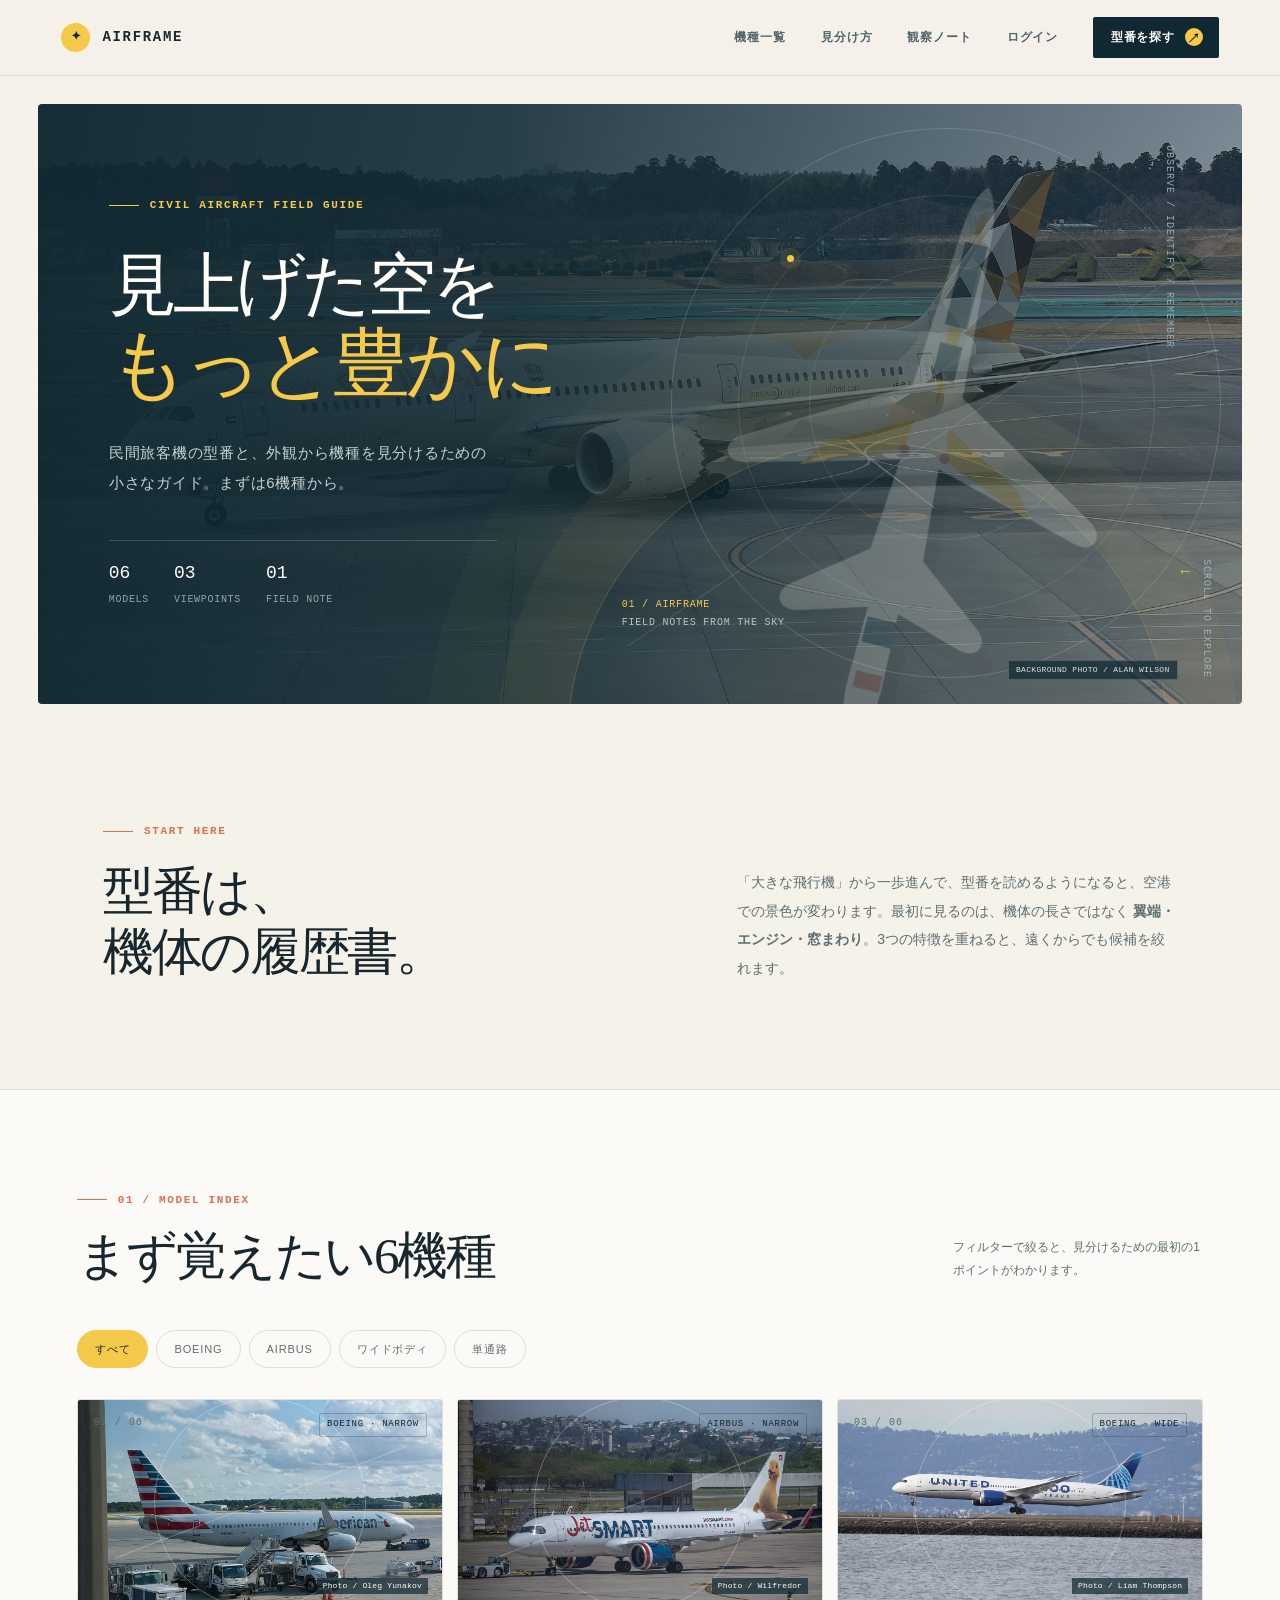
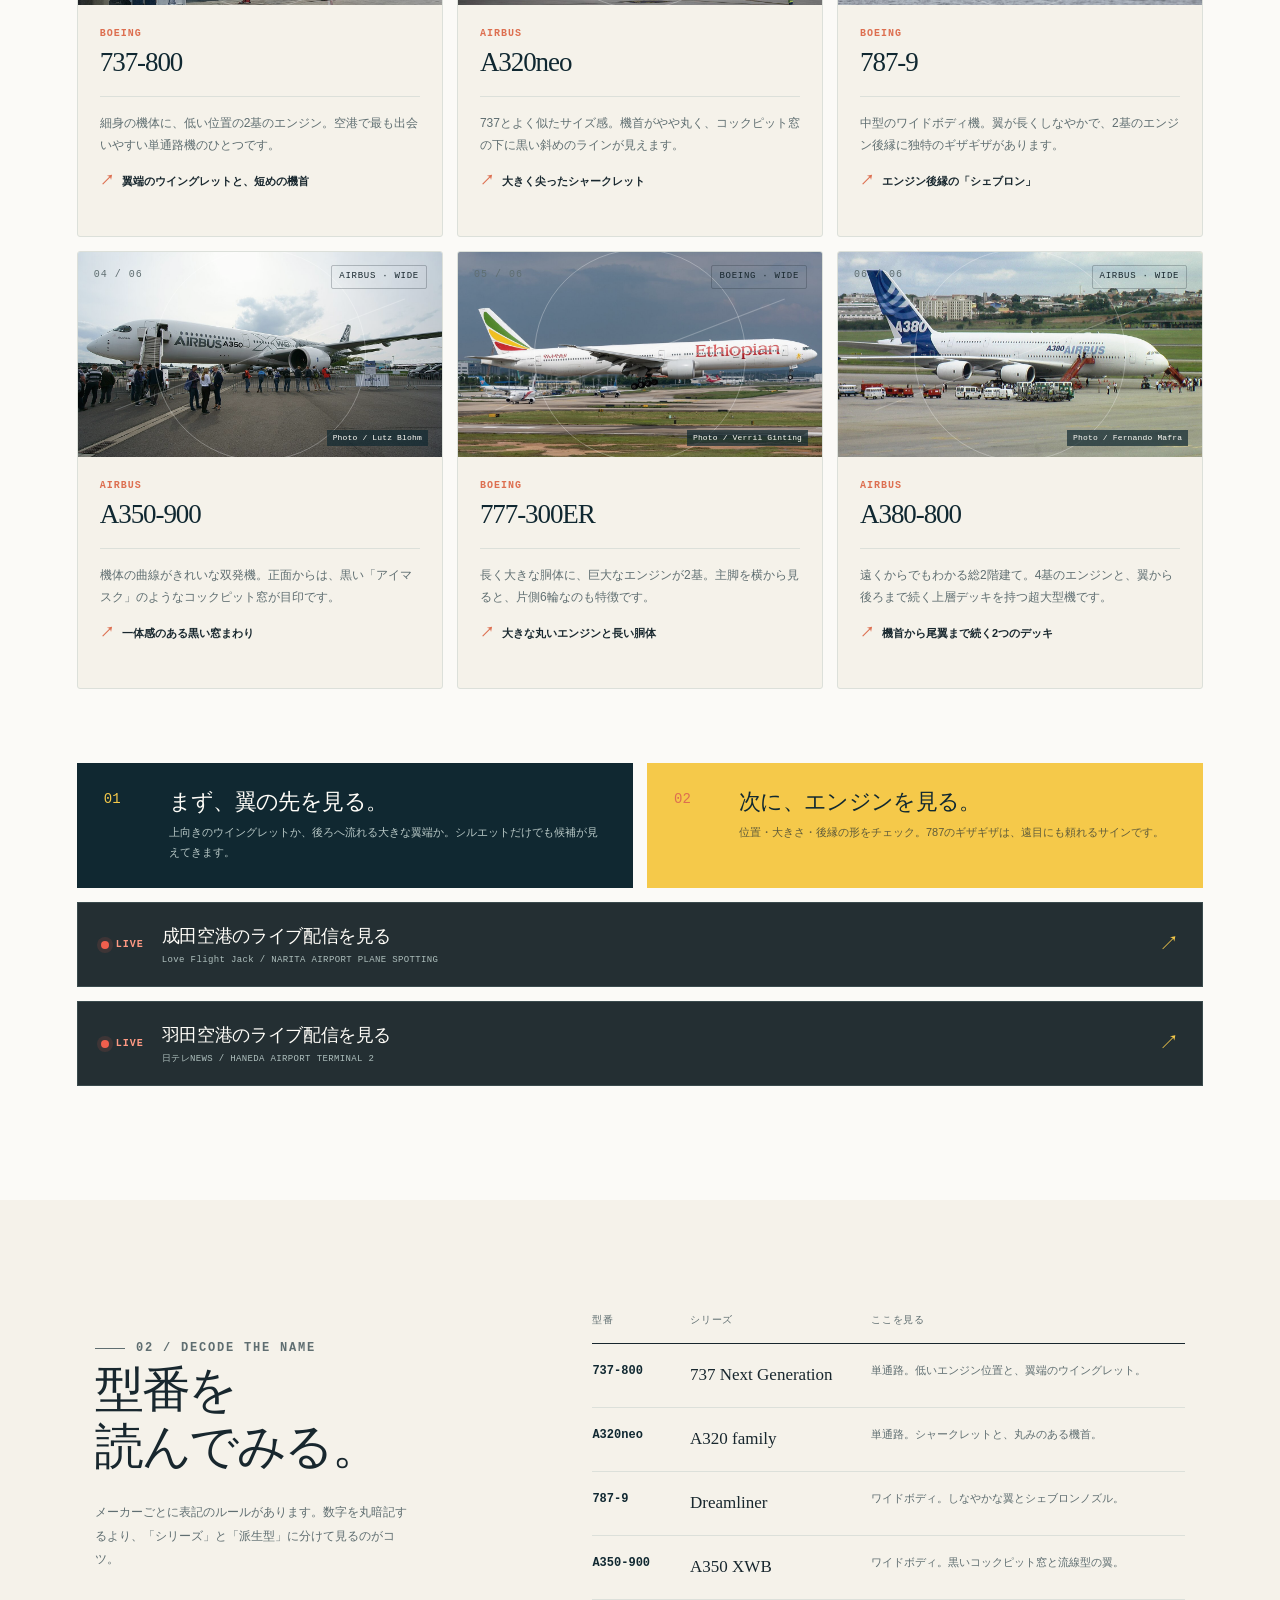
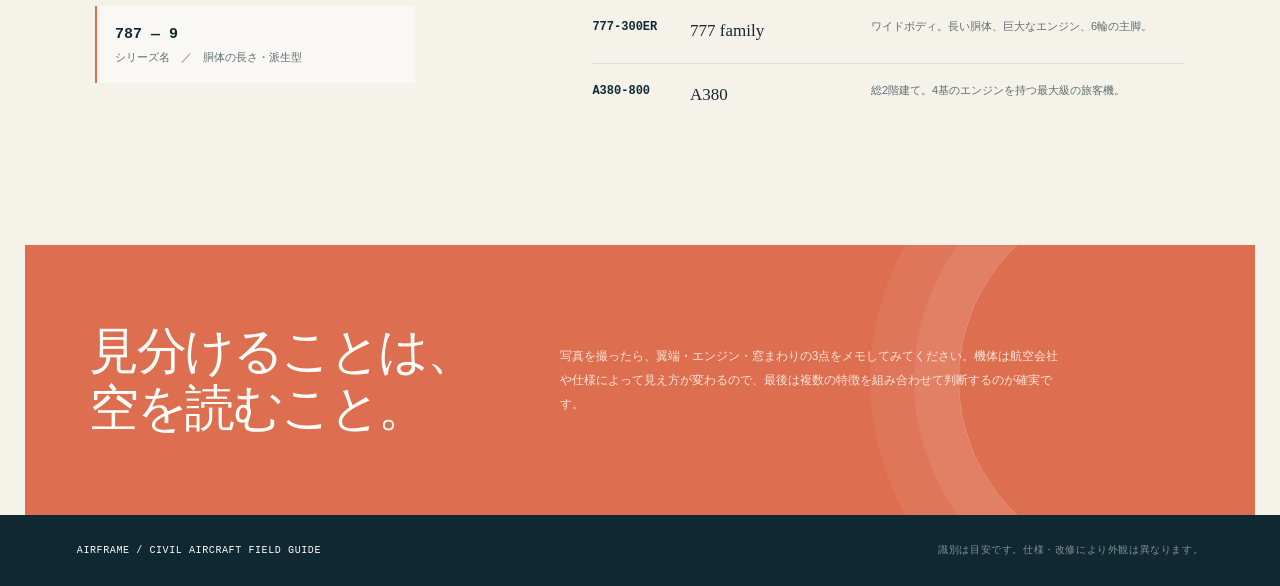
<file: index.html>
<!doctype html>
<html lang="ja">
  <head>
    <meta charset="UTF-8" />
    <meta name="viewport" content="width=device-width, initial-scale=1.0" />
    <meta name="description" content="民間旅客機の型番と、外観から機種を見分けるポイントをまとめたフィールドガイド。" />
    <title>見上げた空をもっと豊かに — AIRFRAME</title>
    <style>
      :root {
        --ink: #18272e;
        --ink-soft: #5f6e71;
        --cream: #f5f2ea;
        --paper: #fbfaf7;
        --line: #dce0da;
        --navy: #102831;
        --navy-2: #193943;
        --yellow: #f5c94a;
        --orange: #dd6f50;
        --mint: #cdded7;
        --sky: #dcebee;
        --white: #fffdf8;
        --serif: Georgia, "Times New Roman", "Hiragino Mincho ProN", serif;
        --sans: Arial, "Hiragino Kaku Gothic ProN", "Yu Gothic", Meiryo, sans-serif;
        --mono: "SFMono-Regular", Consolas, "Liberation Mono", monospace;
      }

      * { box-sizing: border-box; }
      html { scroll-behavior: smooth; }
      body { margin: 0; color: var(--ink); background: var(--cream); font-family: var(--sans); line-height: 1.7; -webkit-font-smoothing: antialiased; }
      a { color: inherit; text-decoration: none; }
      button, input { font: inherit; }
      button { cursor: pointer; }

      .site-header {
        position: sticky; z-index: 10; top: 0; height: 76px; display: flex; align-items: center; justify-content: space-between;
        padding: 0 clamp(22px, 4.8vw, 76px); background: rgba(245, 242, 234, .93); border-bottom: 1px solid rgba(24, 39, 46, .11); backdrop-filter: blur(12px);
      }
      .brand { display: inline-flex; align-items: center; gap: 12px; font-family: var(--mono); font-size: 14px; font-weight: 700; letter-spacing: .12em; }
      .brand-mark { width: 29px; height: 29px; display: grid; place-items: center; color: var(--navy); background: var(--yellow); border-radius: 50%; font-size: 12px; letter-spacing: 0; }
      .main-nav { display: flex; align-items: center; gap: clamp(18px, 2.7vw, 42px); color: #536468; font-size: 12px; font-weight: 700; letter-spacing: .08em; }
      .main-nav a { transition: color .2s ease; }
      .main-nav a:hover { color: var(--orange); }
      .header-cta { display: inline-flex; align-items: center; gap: 10px; padding: 10px 16px 10px 18px; color: var(--white) !important; background: var(--navy); border-radius: 2px; letter-spacing: .06em; }
      .header-cta span { width: 18px; height: 18px; display: grid; place-items: center; color: var(--navy); background: var(--yellow); border-radius: 50%; font-size: 13px; }
      .menu-toggle { display: none; }

      .hero-wrap { padding: 28px clamp(16px, 3vw, 48px) 0; background: var(--cream); }
      .hero { position: relative; min-height: 600px; display: grid; grid-template-columns: minmax(0, .88fr) minmax(480px, 1.12fr); overflow: hidden; background: linear-gradient(90deg, rgba(16, 40, 49, .97) 0%, rgba(16, 40, 49, .87) 39%, rgba(16, 40, 49, .46) 100%), url("assets/etihad-hero.jpg") center / cover no-repeat; border-radius: 4px; isolation: isolate; }
      .hero::before { content: ""; position: absolute; z-index: -1; width: 600px; height: 600px; right: 6%; bottom: -340px; border: 1px solid rgba(245, 201, 74, .23); border-radius: 50%; box-shadow: 0 0 0 70px rgba(245, 201, 74, .04), 0 0 0 140px rgba(245, 201, 74, .025); }
      .hero-copy { position: relative; z-index: 2; align-self: center; padding: 68px clamp(28px, 5.5vw, 92px) 72px; }
      .eyebrow, .section-kicker { display: flex; align-items: center; gap: 11px; margin: 0 0 27px; color: var(--yellow); font-family: var(--mono); font-size: 11px; font-weight: 700; letter-spacing: .15em; text-transform: uppercase; }
      .eyebrow::before, .section-kicker::before { content: ""; width: 30px; height: 1px; background: currentColor; }
      .hero h1 { max-width: 560px; margin: 0; color: var(--white); font-family: var(--serif); font-size: clamp(48px, 6vw, 84px); font-weight: 400; letter-spacing: -.055em; line-height: 1.07; }
      .hero-title-line { display: inline-block; font-size: .88em; white-space: nowrap; }
      .hero h1 em { color: var(--yellow); font-style: normal; white-space: nowrap; }
      .hero-lead { max-width: 390px; margin: 32px 0 0; color: #c5d2d0; font-size: 15px; letter-spacing: .05em; line-height: 2; }
      .hero-meta { display: flex; flex-wrap: wrap; gap: 25px; margin-top: 42px; padding-top: 17px; border-top: 1px solid rgba(255,255,255,.16); color: #8fa5a6; font-family: var(--mono); font-size: 10px; letter-spacing: .07em; }
      .hero-meta strong { display: block; margin-bottom: 2px; color: var(--white); font-size: 18px; font-weight: 400; letter-spacing: 0; }
      .hero-art { position: relative; min-height: 500px; overflow: hidden; }
      .art-label { position: absolute; z-index: 2; top: 41px; right: clamp(28px, 5vw, 80px); color: #91a9aa; font-family: var(--mono); font-size: 10px; letter-spacing: .1em; writing-mode: vertical-rl; }
      .radar { position: absolute; width: min(43vw, 590px); height: min(43vw, 590px); right: 3%; top: 4%; border: 1px solid rgba(205, 222, 215, .2); border-radius: 50%; }
      .radar::before, .radar::after { content: ""; position: absolute; inset: 12%; border: 1px solid rgba(205, 222, 215, .13); border-radius: 50%; }
      .radar::after { inset: 25%; }
      .radar-line { position: absolute; width: 140%; height: 1px; top: 55%; left: -20%; background: rgba(205, 222, 215, .15); transform: rotate(-34deg); transform-origin: center; }
      .radar-dot { position: absolute; width: 7px; height: 7px; top: 23%; left: 21%; background: var(--yellow); border-radius: 50%; box-shadow: 0 0 0 7px rgba(245, 201, 74, .1); }
      .plane-svg { position: absolute; z-index: 1; width: min(43vw, 540px); right: 7%; top: 10%; opacity: .2; transform: rotate(14deg); filter: drop-shadow(16px 20px 0 rgba(0,0,0,.12)); }
      .orbit-copy { position: absolute; z-index: 3; left: 8%; bottom: 62px; color: #b5c8c3; font-family: var(--mono); font-size: 10px; line-height: 1.8; letter-spacing: .08em; }
      .orbit-copy b { color: var(--yellow); font-weight: 400; }
      .hero-photo-credit { position: absolute; z-index: 4; right: clamp(52px, 5vw, 80px); bottom: 24px; padding: 4px 7px; color: #d9e4e1; background: rgba(16, 40, 49, .72); border: 1px solid rgba(217, 228, 225, .24); font-family: var(--mono); font-size: 8px; line-height: 1.3; letter-spacing: .04em; white-space: nowrap; }
      .hero-photo-credit:hover { color: var(--navy); background: var(--yellow); }
      .scroll-cue { position: absolute; z-index: 2; right: 27px; bottom: 26px; color: #9db2b1; font-family: var(--mono); font-size: 10px; letter-spacing: .1em; writing-mode: vertical-rl; }
      .scroll-cue::after { content: "↓"; display: block; margin-top: 8px; color: var(--yellow); font-size: 16px; }

      .intro { display: grid; grid-template-columns: 1.1fr .9fr; gap: 9%; max-width: 1130px; margin: 0 auto; padding: 118px 28px 106px; }
      .section-kicker { color: var(--orange); margin-bottom: 19px; }
      .intro h2, .section-heading h2 { margin: 0; font-family: var(--serif); font-size: clamp(34px, 4vw, 53px); font-weight: 400; letter-spacing: -.045em; line-height: 1.2; }
      .intro h2 span { white-space: nowrap; }
      .intro-text { align-self: end; color: var(--ink-soft); font-size: 14px; line-height: 2.05; }
      .intro-text p { margin: 0; }

      .guide-section { padding: 101px clamp(20px, 6vw, 96px) 114px; background: var(--paper); border-top: 1px solid var(--line); }
      .section-heading { display: flex; align-items: end; justify-content: space-between; gap: 24px; max-width: 1230px; margin: 0 auto 43px; }
      .section-heading .section-kicker { margin-bottom: 16px; }
      .heading-note { max-width: 250px; margin: 0 0 5px; color: var(--ink-soft); font-size: 12px; line-height: 1.9; }
      .filters { display: flex; flex-wrap: wrap; gap: 8px; max-width: 1230px; margin: 0 auto 31px; }
      .filter-btn { padding: 9px 17px; color: var(--ink-soft); background: transparent; border: 1px solid var(--line); border-radius: 30px; font-size: 11px; letter-spacing: .08em; transition: .2s ease; }
      .filter-btn:hover, .filter-btn.is-active { color: var(--navy); background: var(--yellow); border-color: var(--yellow); }
      .aircraft-grid { display: grid; grid-template-columns: repeat(3, minmax(0, 1fr)); gap: 14px; max-width: 1230px; margin: 0 auto; }
      .aircraft-card { display: flex; flex-direction: column; min-height: 438px; overflow: hidden; background: var(--cream); border: 1px solid var(--line); border-radius: 3px; transition: transform .25s ease, box-shadow .25s ease; }
      .aircraft-card:hover { transform: translateY(-5px); box-shadow: 0 16px 28px rgba(24, 39, 46, .08); }
      .aircraft-card.is-hidden { display: none; }
      .card-visual { position: relative; min-height: 205px; display: grid; place-items: center; overflow: hidden; background: var(--sky); }
      .card-visual::before { content: ""; position: absolute; z-index: 2; width: 210px; height: 210px; border: 1px solid rgba(255, 255, 255, .28); border-radius: 50%; pointer-events: none; }
      .card-visual::after { content: ""; position: absolute; z-index: 2; width: 310px; height: 1px; background: rgba(255, 255, 255, .25); transform: rotate(-21deg); pointer-events: none; }
      .card-visual.yellow { background: #f4e8bb; }
      .card-visual.mint { background: var(--mint); }
      .card-visual.peach { background: #f1d4c8; }
      .card-index { position: absolute; z-index: 2; top: 14px; left: 16px; color: var(--ink-soft); font-family: var(--mono); font-size: 10px; letter-spacing: .1em; }
      .family-tag { position: absolute; z-index: 2; top: 13px; right: 15px; padding: 3px 7px; color: var(--ink); border: 1px solid rgba(24,39,46,.25); border-radius: 2px; font-family: var(--mono); font-size: 9px; letter-spacing: .08em; }
      .card-photo { position: absolute; inset: 0; z-index: 1; width: 100%; height: 100%; object-fit: cover; filter: saturate(.86) contrast(.98); }
      .photo-credit { position: absolute; z-index: 3; right: 14px; bottom: 11px; padding: 3px 6px; color: var(--white); background: rgba(16, 40, 49, .7); font-family: var(--mono); font-size: 8px; line-height: 1.3; letter-spacing: .02em; }
      .photo-credit:hover { background: var(--orange); }
      .card-plane { position: relative; z-index: 1; width: 84%; max-width: 265px; fill: var(--navy-2); transform: rotate(-10deg); }
      .card-plane.light { fill: #f9f6e9; filter: drop-shadow(7px 10px 0 rgba(24,39,46,.1)); }
      .card-plane.accent { fill: #e47554; }
      .card-body { padding: 23px 22px 24px; }
      .card-body h3 { margin: 0; color: var(--navy); font-family: var(--serif); font-size: 27px; font-weight: 400; letter-spacing: -.04em; line-height: 1.1; }
      .card-body h3 small { display: block; margin-bottom: 9px; color: var(--orange); font-family: var(--mono); font-size: 10px; font-weight: 700; letter-spacing: .1em; }
      .card-copy { margin: 18px 0 0; padding-top: 15px; color: var(--ink-soft); border-top: 1px solid var(--line); font-size: 12px; line-height: 1.85; }
      .spot-point { display: flex; align-items: baseline; gap: 8px; margin: 14px 0 0; color: var(--ink); font-size: 11px; font-weight: 700; line-height: 1.6; }
      .spot-point::before { content: "↗"; flex: 0 0 auto; color: var(--orange); font-family: var(--mono); font-size: 14px; }

      .observation { display: grid; grid-template-columns: 1fr 1fr; gap: 14px; max-width: 1230px; margin: 74px auto 0; }
      .observation-card { display: grid; grid-template-columns: 47px 1fr; gap: 18px; padding: 25px 27px 26px; background: var(--navy); color: var(--white); }
      .observation-card:nth-child(2) { background: var(--yellow); color: var(--navy); }
      .observation-no { color: var(--yellow); font-family: var(--mono); font-size: 14px; }
      .observation-card:nth-child(2) .observation-no { color: var(--orange); }
      .observation-card h3 { margin: 0 0 7px; font-family: var(--serif); font-size: 22px; font-weight: 400; letter-spacing: -.03em; line-height: 1.25; }
      .observation-card p { margin: 0; color: #b9c9c7; font-size: 11px; line-height: 1.8; }
      .observation-card:nth-child(2) p { color: #5f5b3a; }
      .live-link { display: flex; align-items: center; gap: 18px; max-width: 1230px; margin: 14px auto 0; padding: 18px 23px; color: var(--white); background: #242f33; border: 1px solid #3a4a4d; transition: background .2s ease, transform .2s ease; }
      .live-link:hover { background: var(--navy-2); transform: translateY(-2px); }
      .live-badge { display: inline-flex; align-items: center; gap: 7px; color: #ff9a84; font-family: var(--mono); font-size: 10px; font-weight: 700; letter-spacing: .1em; }
      .live-badge::before { content: ""; width: 8px; height: 8px; background: #f05f4d; border-radius: 50%; box-shadow: 0 0 0 4px rgba(240, 95, 77, .13); }
      .live-copy { display: flex; flex: 1; flex-direction: column; gap: 1px; }
      .live-copy strong { font-family: var(--serif); font-size: 18px; font-weight: 400; letter-spacing: -.02em; }
      .live-copy small { color: #aebfbd; font-family: var(--mono); font-size: 9px; letter-spacing: .04em; }
      .live-arrow { color: var(--yellow); font-family: var(--mono); font-size: 20px; }

      .type-section { padding: 112px clamp(20px, 6vw, 96px) 118px; background: var(--cream); }
      .type-layout { display: grid; grid-template-columns: .8fr 1.2fr; gap: clamp(40px, 8vw, 125px); max-width: 1090px; margin: 0 auto; }
      .type-intro { max-width: 320px; }
      .type-intro h2 { margin: 0; font-family: var(--serif); font-size: clamp(34px, 4vw, 49px); font-weight: 400; letter-spacing: -.05em; line-height: 1.18; }
      .type-intro p { margin: 25px 0 0; color: var(--ink-soft); font-size: 12px; line-height: 1.95; }
      .naming-box { margin-top: 35px; padding: 16px 18px; color: var(--ink-soft); border-left: 2px solid var(--orange); background: rgba(255,255,255,.45); font-size: 11px; line-height: 1.7; }
      .naming-box code { color: var(--navy); font-family: var(--mono); font-size: 15px; font-weight: 700; }
      .type-table-wrap { overflow-x: auto; }
      .type-table { width: 100%; min-width: 520px; border-collapse: collapse; color: var(--ink); font-size: 12px; }
      .type-table th { padding: 0 14px 14px; color: var(--ink-soft); border-bottom: 1px solid var(--ink); font-family: var(--mono); font-size: 10px; font-weight: 400; letter-spacing: .08em; text-align: left; }
      .type-table th:first-child, .type-table td:first-child { padding-left: 0; }
      .type-table td { padding: 17px 14px; border-bottom: 1px solid var(--line); vertical-align: top; }
      .type-table tr:last-child td { border-bottom: 0; }
      .type-table td:first-child { color: var(--navy); font-family: var(--mono); font-size: 12px; font-weight: 700; }
      .type-table td:nth-child(2) { font-family: var(--serif); font-size: 17px; }
      .type-table td:last-child { color: var(--ink-soft); font-size: 11px; line-height: 1.7; }

      .field-note { position: relative; display: grid; grid-template-columns: .8fr 1.2fr; gap: 50px; align-items: center; max-width: 1230px; min-height: 270px; margin: 0 auto; padding: 47px clamp(28px, 5vw, 75px); overflow: hidden; background: var(--orange); color: var(--white); }
      .field-note::after { content: ""; position: absolute; right: -75px; width: 370px; height: 370px; border: 1px solid rgba(255,255,255,.24); border-radius: 50%; box-shadow: 0 0 0 44px rgba(255,255,255,.07), 0 0 0 88px rgba(255,255,255,.05); }
      .field-note h2 { position: relative; z-index: 1; margin: 0; font-family: var(--serif); font-size: clamp(31px, 4vw, 50px); font-weight: 400; letter-spacing: -.05em; line-height: 1.14; }
      .field-note p { position: relative; z-index: 1; max-width: 500px; margin: 0; color: #ffe4d9; font-size: 12px; line-height: 2; }
      .footer { display: flex; justify-content: space-between; gap: 30px; padding: 27px clamp(22px, 6vw, 96px); color: #829497; background: var(--navy); font-family: var(--mono); font-size: 10px; letter-spacing: .06em; }
      .footer span:first-child { color: var(--white); }

      @media (max-width: 980px) {
        .hero { grid-template-columns: minmax(0, 1fr) minmax(340px, 1fr); min-height: 560px; }
        .hero-copy { padding-left: clamp(28px, 5vw, 60px); }
        .hero h1 { font-size: clamp(43px, 6.5vw, 68px); }
        .aircraft-grid { grid-template-columns: repeat(2, minmax(0, 1fr)); }
        .type-layout { gap: 50px; }
      }

      @media (max-width: 700px) {
        .site-header { height: 66px; }
        .main-nav { position: absolute; top: 65px; left: 0; right: 0; display: none; flex-direction: column; align-items: stretch; gap: 0; padding: 10px 22px 18px; background: var(--cream); border-bottom: 1px solid var(--line); }
        .main-nav.is-open { display: flex; }
        .main-nav a { padding: 10px 0; }
        .header-cta { justify-content: space-between; }
        .menu-toggle { display: grid; width: 34px; height: 30px; place-items: center; color: var(--navy); background: none; border: 0; font-size: 22px; }
        .hero-wrap { padding: 14px 14px 0; }
        .hero { display: block; min-height: 710px; background-position: 60% center; }
        .hero-copy { padding: 59px 26px 30px; }
        .hero h1 { max-width: 440px; font-size: clamp(46px, 13vw, 74px); }
        .hero-lead { margin-top: 25px; font-size: 13px; }
        .hero-meta { margin-top: 29px; }
        .hero-art { position: absolute; right: 0; bottom: 0; left: 0; min-height: 330px; }
        .radar { width: 390px; height: 390px; top: -15%; right: -8%; }
        .plane-svg { width: 360px; top: -3%; right: 0; }
        .orbit-copy { left: 7%; bottom: 25px; }
        .art-label { top: 29px; right: 18px; }
        .scroll-cue { display: none; }
        .intro { display: block; padding: 84px 26px 79px; }
        .intro-text { margin-top: 27px; }
        .intro h2 span { white-space: normal; }
        .guide-section, .type-section { padding: 75px 20px 82px; }
        .section-heading { display: block; margin-bottom: 31px; }
        .heading-note { margin-top: 18px; }
        .aircraft-grid { grid-template-columns: 1fr; }
        .aircraft-card { min-height: 0; }
        .card-visual { min-height: 190px; }
        .observation { grid-template-columns: 1fr; margin-top: 44px; }
        .type-layout { display: block; }
        .type-intro { max-width: none; margin-bottom: 47px; }
        .field-note { display: block; min-height: 0; padding: 40px 27px 42px; }
        .field-note p { margin-top: 23px; }
        .footer { display: block; padding: 24px 22px; line-height: 2; }
        .footer span { display: block; }
      }

      @media (prefers-reduced-motion: reduce) {
        html { scroll-behavior: auto; }
        *, *::before, *::after { transition-duration: .01ms !important; animation-duration: .01ms !important; }
      }
    </style>
  </head>
  <body>
    <header class="site-header">
      <a class="brand" href="#top" aria-label="AIRFRAME トップへ"><span class="brand-mark">✦</span><span>AIRFRAME</span></a>
      <button class="menu-toggle" type="button" aria-label="メニューを開く" aria-expanded="false">≡</button>
      <nav class="main-nav" aria-label="メインナビゲーション">
        <a href="#guide">機種一覧</a><a href="#how-to">見分け方</a><a href="notes.html">観察ノート</a><a href="login.html">ログイン</a><a class="header-cta" href="#guide">型番を探す <span>↗</span></a>
      </nav>
    </header>

    <main id="top">
      <section class="hero-wrap" aria-labelledby="hero-title">
        <div class="hero">
          <div class="hero-copy">
            <p class="eyebrow">Civil aircraft field guide</p>
            <h1 id="hero-title"><span class="hero-title-line">見上げた空を</span><br /><em>もっと豊かに</em></h1>
            <p class="hero-lead">民間旅客機の型番と、外観から機種を見分けるための小さなガイド。まずは6機種から。</p>
            <div class="hero-meta" aria-label="ガイドの概要"><span><strong>06</strong>MODELS</span><span><strong>03</strong>VIEWPOINTS</span><span><strong>01</strong>FIELD NOTE</span></div>
          </div>
          <div class="hero-art">
            <span class="art-label">OBSERVE / IDENTIFY / REMEMBER</span>
            <div class="radar"><span class="radar-line"></span><span class="radar-dot"></span></div>
            <svg class="plane-svg" viewBox="0 0 520 560" role="img" aria-label="旅客機のイラスト">
              <path fill="#f6f4e9" d="M259 14c-9 8-14 24-16 48l-10 156-148 86c-8 5-12 13-9 19 3 6 11 8 21 5l142-38-7 90-65 50c-8 6-11 13-8 19 3 6 11 8 21 5l63-19-2 74c0 25 6 43 17 51 11-8 17-26 17-51l-2-74 63 19c10 3 18 1 21-5 3-6 0-13-8-19l-65-50-7-90 142 38c10 3 18 1 21-5 3-6-1-14-9-19l-148-86-10-156c-2-24-7-40-16-48z" />
              <path fill="#f5c94a" d="M257 42h6l4 150-7 40-7-40zM163 292l80-42-4 31-93 37zM357 292l-80-42 4 31 93 37z" />
              <path fill="#274a52" d="M249 71h22v82h-22zM249 171h22v35h-22zM245 444h30v25h-30z" />
              <path fill="#d86f50" d="M247 497h26v16h-26z" /><circle cx="240" cy="279" r="5" fill="#dd6f50" /><circle cx="280" cy="279" r="5" fill="#dd6f50" />
            </svg>
            <p class="orbit-copy"><b>01 / AIRFRAME</b><br />FIELD NOTES FROM THE SKY</p><a class="hero-photo-credit" href="https://commons.wikimedia.org/wiki/File:Boeing_787-9_%E2%80%98A6-BLP%E2%80%99_Etihad_Airways_%2848602821621%29.jpg" target="_blank" rel="noreferrer">BACKGROUND PHOTO / ALAN WILSON</a><span class="scroll-cue">SCROLL TO EXPLORE</span>
          </div>
        </div>
      </section>

      <section class="intro" id="how-to" aria-labelledby="intro-title">
        <div><p class="section-kicker">Start here</p><h2 id="intro-title">型番は、<span>機体の履歴書。</span></h2></div>
        <div class="intro-text"><p>「大きな飛行機」から一歩進んで、型番を読めるようになると、空港での景色が変わります。最初に見るのは、機体の長さではなく <strong>翼端・エンジン・窓まわり</strong>。3つの特徴を重ねると、遠くからでも候補を絞れます。</p></div>
      </section>

      <section class="guide-section" id="guide" aria-labelledby="guide-title">
        <div class="section-heading"><div><p class="section-kicker">01 / Model index</p><h2 id="guide-title">まず覚えたい6機種</h2></div><p class="heading-note">フィルターで絞ると、見分けるための最初の1ポイントがわかります。</p></div>
        <div class="filters" aria-label="メーカーで絞り込む">
          <button class="filter-btn is-active" type="button" data-filter="all">すべて</button><button class="filter-btn" type="button" data-filter="boeing">BOEING</button><button class="filter-btn" type="button" data-filter="airbus">AIRBUS</button><button class="filter-btn" type="button" data-filter="widebody">ワイドボディ</button><button class="filter-btn" type="button" data-filter="narrowbody">単通路</button>
        </div>
        <div class="aircraft-grid">
          <article class="aircraft-card" data-maker="boeing" data-size="narrowbody"><div class="card-visual yellow"><span class="card-index">01 / 06</span><span class="family-tag">BOEING · NARROW</span><img class="card-photo" src="assets/aircraft/boeing-737-800.jpg" alt="空港の駐機場にいる Boeing 737-800" loading="lazy" decoding="async" /><a class="photo-credit" href="https://commons.wikimedia.org/wiki/File:Boeing_737-800_-_American_Airlines_-_N898NN.jpg" target="_blank" rel="noreferrer">Photo / Oleg Yunakov</a></div><div class="card-body"><h3><small>BOEING</small>737-800</h3><p class="card-copy">細身の機体に、低い位置の2基のエンジン。空港で最も出会いやすい単通路機のひとつです。</p><p class="spot-point">翼端のウイングレットと、短めの機首</p></div></article>
          <article class="aircraft-card" data-maker="airbus" data-size="narrowbody"><div class="card-visual mint"><span class="card-index">02 / 06</span><span class="family-tag">AIRBUS · NARROW</span><img class="card-photo" src="assets/aircraft/airbus-a320neo.jpg" alt="空港で撮影された Airbus A320neo" loading="lazy" decoding="async" /><a class="photo-credit" href="https://commons.wikimedia.org/wiki/File:CC-AWR_JetSMART_Airbus_A320neo_in_GIG.jpg" target="_blank" rel="noreferrer">Photo / Wilfredor</a></div><div class="card-body"><h3><small>AIRBUS</small>A320neo</h3><p class="card-copy">737とよく似たサイズ感。機首がやや丸く、コックピット窓の下に黒い斜めのラインが見えます。</p><p class="spot-point">大きく尖ったシャークレット</p></div></article>
          <article class="aircraft-card" data-maker="boeing" data-size="widebody"><div class="card-visual peach"><span class="card-index">03 / 06</span><span class="family-tag">BOEING · WIDE</span><img class="card-photo" src="assets/aircraft/boeing-787-9.jpg" alt="離陸する Boeing 787-9 Dreamliner" loading="lazy" decoding="async" /><a class="photo-credit" href="https://commons.wikimedia.org/wiki/File:United_Airlines_Boeing_787-9_Dreamliner_N61101_%22100_Years%22_%2855277285248%29.jpg" target="_blank" rel="noreferrer">Photo / Liam Thompson</a></div><div class="card-body"><h3><small>BOEING</small>787-9</h3><p class="card-copy">中型のワイドボディ機。翼が長くしなやかで、2基のエンジン後縁に独特のギザギザがあります。</p><p class="spot-point">エンジン後縁の「シェブロン」</p></div></article>
          <article class="aircraft-card" data-maker="airbus" data-size="widebody"><div class="card-visual sky"><span class="card-index">04 / 06</span><span class="family-tag">AIRBUS · WIDE</span><img class="card-photo" src="assets/aircraft/airbus-a350-900.jpg" alt="展示会場で撮影された Airbus A350-900" loading="lazy" decoding="async" /><a class="photo-credit" href="https://commons.wikimedia.org/wiki/File:Airbus_A350-900_%2840862885025%29.jpg" target="_blank" rel="noreferrer">Photo / Lutz Blohm</a></div><div class="card-body"><h3><small>AIRBUS</small>A350-900</h3><p class="card-copy">機体の曲線がきれいな双発機。正面からは、黒い「アイマスク」のようなコックピット窓が目印です。</p><p class="spot-point">一体感のある黒い窓まわり</p></div></article>
          <article class="aircraft-card" data-maker="boeing" data-size="widebody"><div class="card-visual mint"><span class="card-index">05 / 06</span><span class="family-tag">BOEING · WIDE</span><img class="card-photo" src="assets/aircraft/boeing-777-300er.jpg" alt="滑走路を走る Boeing 777-300ER" loading="lazy" decoding="async" /><a class="photo-credit" href="https://commons.wikimedia.org/wiki/File:Ethiopian_Airlines_Boeing_777-300ER.jpg" target="_blank" rel="noreferrer">Photo / Verril Ginting</a></div><div class="card-body"><h3><small>BOEING</small>777-300ER</h3><p class="card-copy">長く大きな胴体に、巨大なエンジンが2基。主脚を横から見ると、片側6輪なのも特徴です。</p><p class="spot-point">大きな丸いエンジンと長い胴体</p></div></article>
          <article class="aircraft-card" data-maker="airbus" data-size="widebody"><div class="card-visual yellow"><span class="card-index">06 / 06</span><span class="family-tag">AIRBUS · WIDE</span><img class="card-photo" src="assets/aircraft/airbus-a380-800.jpg" alt="空港の駐機場にいる Airbus A380-800" loading="lazy" decoding="async" /><a class="photo-credit" href="https://commons.wikimedia.org/wiki/File:Airbus_A380_on_the_tarmac_%282103514407%29.jpg" target="_blank" rel="noreferrer">Photo / Fernando Mafra</a></div><div class="card-body"><h3><small>AIRBUS</small>A380-800</h3><p class="card-copy">遠くからでもわかる総2階建て。4基のエンジンと、翼から後ろまで続く上層デッキを持つ超大型機です。</p><p class="spot-point">機首から尾翼まで続く2つのデッキ</p></div></article>
        </div>
        <div class="observation" id="notes"><div class="observation-card"><span class="observation-no">01</span><div><h3>まず、翼の先を見る。</h3><p>上向きのウイングレットか、後ろへ流れる大きな翼端か。シルエットだけでも候補が見えてきます。</p></div></div><div class="observation-card"><span class="observation-no">02</span><div><h3>次に、エンジンを見る。</h3><p>位置・大きさ・後縁の形をチェック。787のギザギザは、遠目にも頼れるサインです。</p></div></div></div>
        <a class="live-link" href="https://www.youtube.com/@loveflightjack/live" target="_blank" rel="noreferrer"><span class="live-badge">LIVE</span><span class="live-copy"><strong>成田空港のライブ配信を見る</strong><small>Love Flight Jack / NARITA AIRPORT PLANE SPOTTING</small></span><span class="live-arrow">↗</span></a>
        <a class="live-link" href="https://www.youtube.com/watch?v=6JUS3yFMWN8" target="_blank" rel="noreferrer"><span class="live-badge">LIVE</span><span class="live-copy"><strong>羽田空港のライブ配信を見る</strong><small>日テレNEWS / HANEDA AIRPORT TERMINAL 2</small></span><span class="live-arrow">↗</span></a>
      </section>

      <section class="type-section" aria-labelledby="type-title"><div class="type-layout"><div class="type-intro"><p class="section-kicker">02 / Decode the name</p><h2 id="type-title">型番を<br />読んでみる。</h2><p>メーカーごとに表記のルールがあります。数字を丸暗記するより、「シリーズ」と「派生型」に分けて見るのがコツ。</p><div class="naming-box"><code>787 — 9</code><br />シリーズ名　／　胴体の長さ・派生型</div></div><div class="type-table-wrap"><table class="type-table"><thead><tr><th>型番</th><th>シリーズ</th><th>ここを見る</th></tr></thead><tbody><tr><td>737-800</td><td>737 Next Generation</td><td>単通路。低いエンジン位置と、翼端のウイングレット。</td></tr><tr><td>A320neo</td><td>A320 family</td><td>単通路。シャークレットと、丸みのある機首。</td></tr><tr><td>787-9</td><td>Dreamliner</td><td>ワイドボディ。しなやかな翼とシェブロンノズル。</td></tr><tr><td>A350-900</td><td>A350 XWB</td><td>ワイドボディ。黒いコックピット窓と流線型の翼。</td></tr><tr><td>777-300ER</td><td>777 family</td><td>ワイドボディ。長い胴体、巨大なエンジン、6輪の主脚。</td></tr><tr><td>A380-800</td><td>A380</td><td>総2階建て。4基のエンジンを持つ最大級の旅客機。</td></tr></tbody></table></div></div></section>
      <section class="field-note" aria-labelledby="note-title"><h2 id="note-title">見分けることは、<br />空を読むこと。</h2><p>写真を撮ったら、翼端・エンジン・窓まわりの3点をメモしてみてください。機体は航空会社や仕様によって見え方が変わるので、最後は複数の特徴を組み合わせて判断するのが確実です。</p></section>
    </main>
    <footer class="footer"><span>AIRFRAME / CIVIL AIRCRAFT FIELD GUIDE</span><span>識別は目安です。仕様・改修により外観は異なります。</span></footer>
    <script>
      const filterButtons = document.querySelectorAll('.filter-btn');
      const cards = document.querySelectorAll('.aircraft-card');
      filterButtons.forEach((button) => {
        button.addEventListener('click', () => {
          const filter = button.dataset.filter;
          filterButtons.forEach((item) => item.classList.toggle('is-active', item === button));
          cards.forEach((card) => {
            const matches = filter === 'all' || card.dataset.maker === filter || card.dataset.size === filter;
            card.classList.toggle('is-hidden', !matches);
          });
        });
      });
      const menuToggle = document.querySelector('.menu-toggle');
      const mainNav = document.querySelector('.main-nav');
      menuToggle.addEventListener('click', () => {
        const isOpen = mainNav.classList.toggle('is-open');
        menuToggle.setAttribute('aria-expanded', String(isOpen));
        menuToggle.setAttribute('aria-label', isOpen ? 'メニューを閉じる' : 'メニューを開く');
      });
      mainNav.querySelectorAll('a').forEach((link) => link.addEventListener('click', () => {
        mainNav.classList.remove('is-open');
        menuToggle.setAttribute('aria-expanded', 'false');
      }));
    </script>
  </body>
</html>
</file>
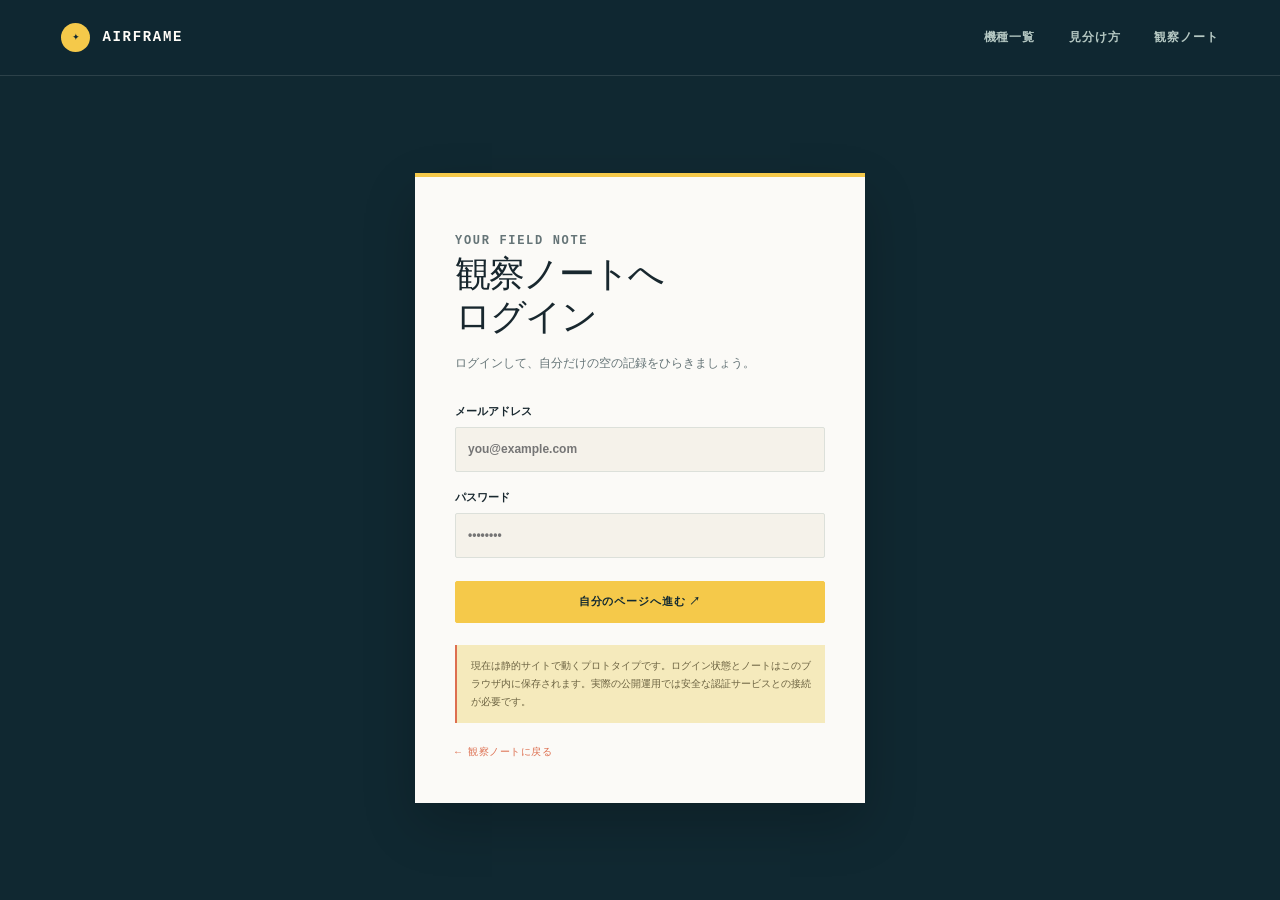
<file: login.html>
<!doctype html>
<html lang="ja">
  <head>
    <meta charset="UTF-8" />
    <meta name="viewport" content="width=device-width, initial-scale=1.0" />
    <meta name="description" content="AIRFRAME観察ノートへログインするページ。" />
    <title>ログイン — AIRFRAME</title>
    <link rel="stylesheet" href="notes.css" />
  </head>
  <body class="auth-page">
    <header class="site-header">
      <a class="brand" href="index.html" aria-label="AIRFRAME トップへ"><span class="brand-mark">✦</span><span>AIRFRAME</span></a>
      <nav class="site-nav" aria-label="メインナビゲーション">
        <a href="index.html#guide">機種一覧</a><a href="index.html#how-to">見分け方</a><a href="notes.html">観察ノート</a>
      </nav>
    </header>

    <main class="auth-wrap">
      <section class="auth-card" aria-labelledby="login-title">
        <p class="section-kicker">Your field note</p>
        <h1 id="login-title">観察ノートへ<br />ログイン</h1>
        <p>ログインして、自分だけの空の記録をひらきましょう。</p>
        <form class="auth-form" id="login-form">
          <label class="form-field" for="email">メールアドレス<input id="email" name="email" type="email" autocomplete="username" placeholder="you@example.com" required /></label>
          <label class="form-field" for="password">パスワード<input id="password" name="password" type="password" autocomplete="current-password" placeholder="••••••••" minlength="4" required /></label>
          <p class="auth-error" id="login-error" role="alert">メールアドレスとパスワードを入力してください。</p>
          <button class="button yellow" type="submit">自分のページへ進む ↗</button>
        </form>
        <p class="auth-notice">現在は静的サイトで動くプロトタイプです。ログイン状態とノートはこのブラウザ内に保存されます。実際の公開運用では安全な認証サービスとの接続が必要です。</p>
        <a class="back-link" href="notes.html">← 観察ノートに戻る</a>
      </section>
    </main>
    <script>
      const form = document.getElementById('login-form');
      const error = document.getElementById('login-error');
      form.addEventListener('submit', (event) => {
        event.preventDefault();
        const email = document.getElementById('email').value.trim();
        const password = document.getElementById('password').value;
        if (!email || password.length < 4) {
          error.classList.add('is-visible');
          return;
        }
        const name = email.split('@')[0].replace(/[._-]+/g, ' ').trim() || 'Observer';
        localStorage.setItem('airframeUser', JSON.stringify({ name, email }));
        window.location.href = 'mypage.html';
      });
    </script>
  </body>
</html>
</file>
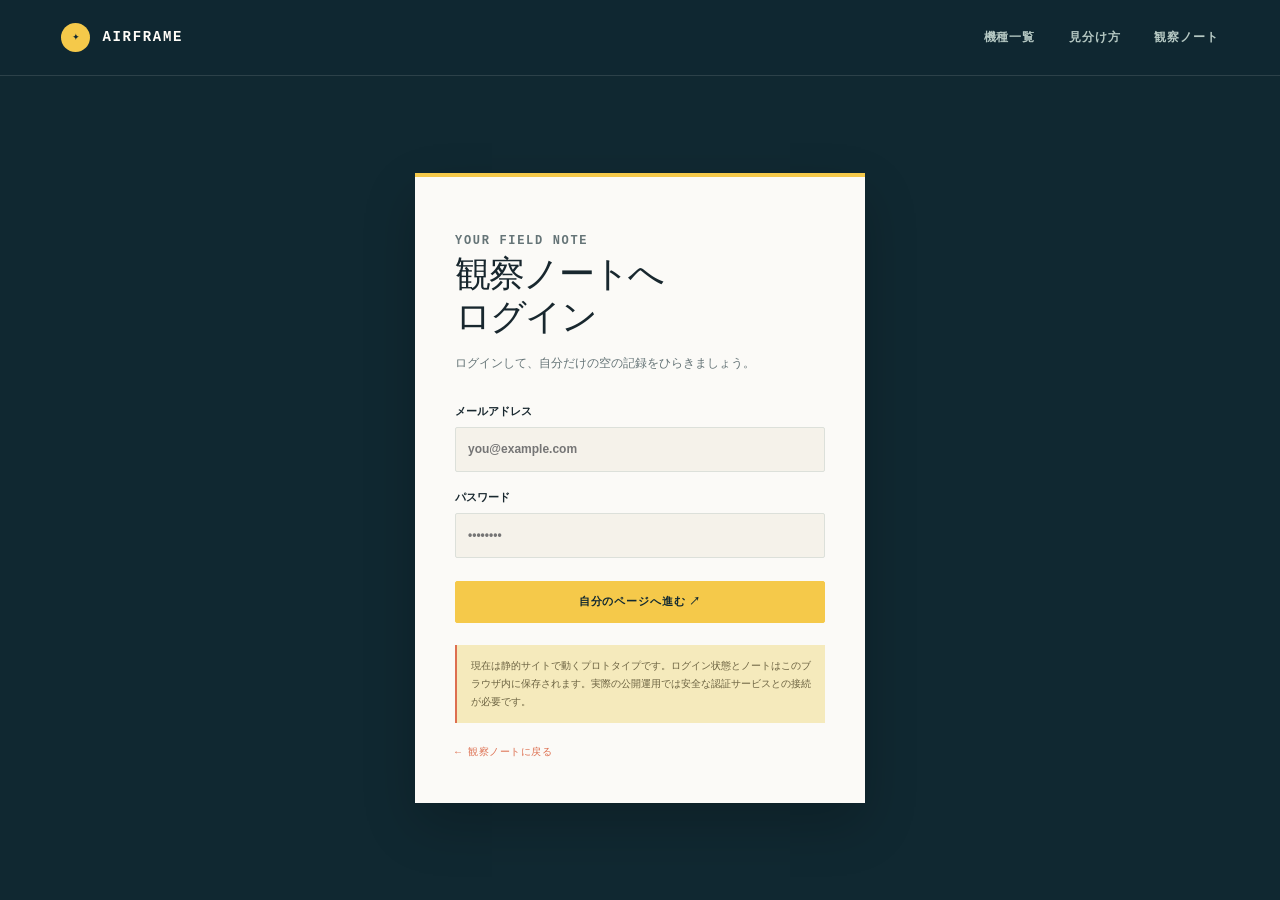
<file: mypage.html>
<!doctype html>
<html lang="ja">
  <head>
    <meta charset="UTF-8" />
    <meta name="viewport" content="width=device-width, initial-scale=1.0" />
    <meta name="description" content="AIRFRAME観察ノートのマイページ。" />
    <title>マイ観察ノート — AIRFRAME</title>
    <link rel="stylesheet" href="notes.css" />
  </head>
  <body>
    <header class="site-header">
      <a class="brand" href="index.html" aria-label="AIRFRAME トップへ"><span class="brand-mark">✦</span><span>AIRFRAME</span></a>
      <nav class="site-nav" aria-label="メインナビゲーション">
        <a href="index.html#guide">機種一覧</a><a href="index.html#how-to">見分け方</a><a class="active" href="notes.html">観察ノート</a>
      </nav>
    </header>

    <main class="account-shell">
      <div class="account-bar">
        <div><p class="account-kicker">Private field note</p><h1>あなたの観察ノート</h1></div>
        <div class="account-chip"><span class="account-avatar" id="user-avatar">AF</span><span><strong id="user-name">Observer</strong><br /><small id="user-email">you@example.com</small></span><button class="logout-button" id="logout-button" type="button">ログアウト</button></div>
      </div>

      <div class="account-grid">
        <section class="account-panel" aria-labelledby="new-note-title">
          <p class="section-kicker">New observation</p>
          <h2 id="new-note-title">空を記録する</h2>
          <p>空港、型番、見えた特徴を残しておきましょう。</p>
          <form class="note-form" id="note-form">
            <label class="form-field" for="note-date">観察日<input id="note-date" type="date" required /></label>
            <label class="form-field" for="note-airport">空港 / 場所<input id="note-airport" type="text" placeholder="成田 / さくらの山" required /></label>
            <label class="form-field" for="note-model">機体の型番<input id="note-model" type="text" placeholder="例：Boeing 787-9" required /></label>
            <label class="form-field" for="note-detail">観察メモ<textarea id="note-detail" placeholder="翼端、エンジン、窓まわりなど気づいたこと"></textarea></label>
            <button class="button yellow" type="submit">ノートを保存する ↗</button>
          </form>
          <div class="stats" aria-label="観察ノートの統計"><div class="stat"><strong id="note-count">0</strong><span>NOTES</span></div><div class="stat"><strong id="airport-count">0</strong><span>PLACES</span></div><div class="stat"><strong id="model-count">0</strong><span>MODELS</span></div></div>
        </section>

        <section class="account-panel" aria-labelledby="saved-title">
          <p class="section-kicker">Saved observations</p>
          <h2 id="saved-title">保存した記録</h2>
          <div class="note-list" id="note-list"></div>
        </section>
      </div>
    </main>
    <footer class="notes-footer"><span>AIRFRAME / PRIVATE FIELD NOTE</span><span>自分だけの空の記録。</span></footer>
    <script>
      let user = null;
      try { user = JSON.parse(localStorage.getItem('airframeUser') || 'null'); } catch (error) { user = null; }
      if (!user || !user.email) window.location.replace('login.html');

      const userName = document.getElementById('user-name');
      const userEmail = document.getElementById('user-email');
      const userAvatar = document.getElementById('user-avatar');
      userName.textContent = user ? user.name : 'Observer';
      userEmail.textContent = user ? user.email : '';
      userAvatar.textContent = user ? user.name.slice(0, 2).toUpperCase() : 'AF';

      const noteForm = document.getElementById('note-form');
      const noteList = document.getElementById('note-list');
      const notesKey = 'airframeNotes';
      const dateInput = document.getElementById('note-date');
      dateInput.value = new Date().toISOString().slice(0, 10);

      const readNotes = () => {
        try { return JSON.parse(localStorage.getItem(notesKey) || '[]'); } catch (error) { return []; }
      };
      const renderNotes = () => {
        const notes = readNotes();
        noteList.replaceChildren();
        if (!notes.length) {
          const empty = document.createElement('p');
          empty.className = 'no-notes';
          empty.textContent = 'まだ記録がありません。左のフォームから最初の1件を保存してみましょう。';
          noteList.append(empty);
        }
        notes.forEach((note) => {
          const item = document.createElement('article');
          item.className = 'saved-note';
          const time = document.createElement('time');
          time.dateTime = note.date;
          time.textContent = `${note.date.replaceAll('-', '.')} / ${note.airport}`;
          const heading = document.createElement('h3');
          heading.textContent = note.model;
          const detail = document.createElement('p');
          detail.textContent = note.detail || '観察メモはありません。';
          item.append(time, heading, detail);
          noteList.append(item);
        });
        document.getElementById('note-count').textContent = notes.length;
        document.getElementById('airport-count').textContent = new Set(notes.map((note) => note.airport)).size;
        document.getElementById('model-count').textContent = new Set(notes.map((note) => note.model)).size;
      };

      noteForm.addEventListener('submit', (event) => {
        event.preventDefault();
        const notes = readNotes();
        notes.unshift({ date: dateInput.value, airport: document.getElementById('note-airport').value.trim(), model: document.getElementById('note-model').value.trim(), detail: document.getElementById('note-detail').value.trim() });
        localStorage.setItem(notesKey, JSON.stringify(notes));
        noteForm.reset();
        dateInput.value = new Date().toISOString().slice(0, 10);
        renderNotes();
      });
      document.getElementById('logout-button').addEventListener('click', () => {
        localStorage.removeItem('airframeUser');
        window.location.href = 'notes.html';
      });
      renderNotes();
    </script>
  </body>
</html>
</file>
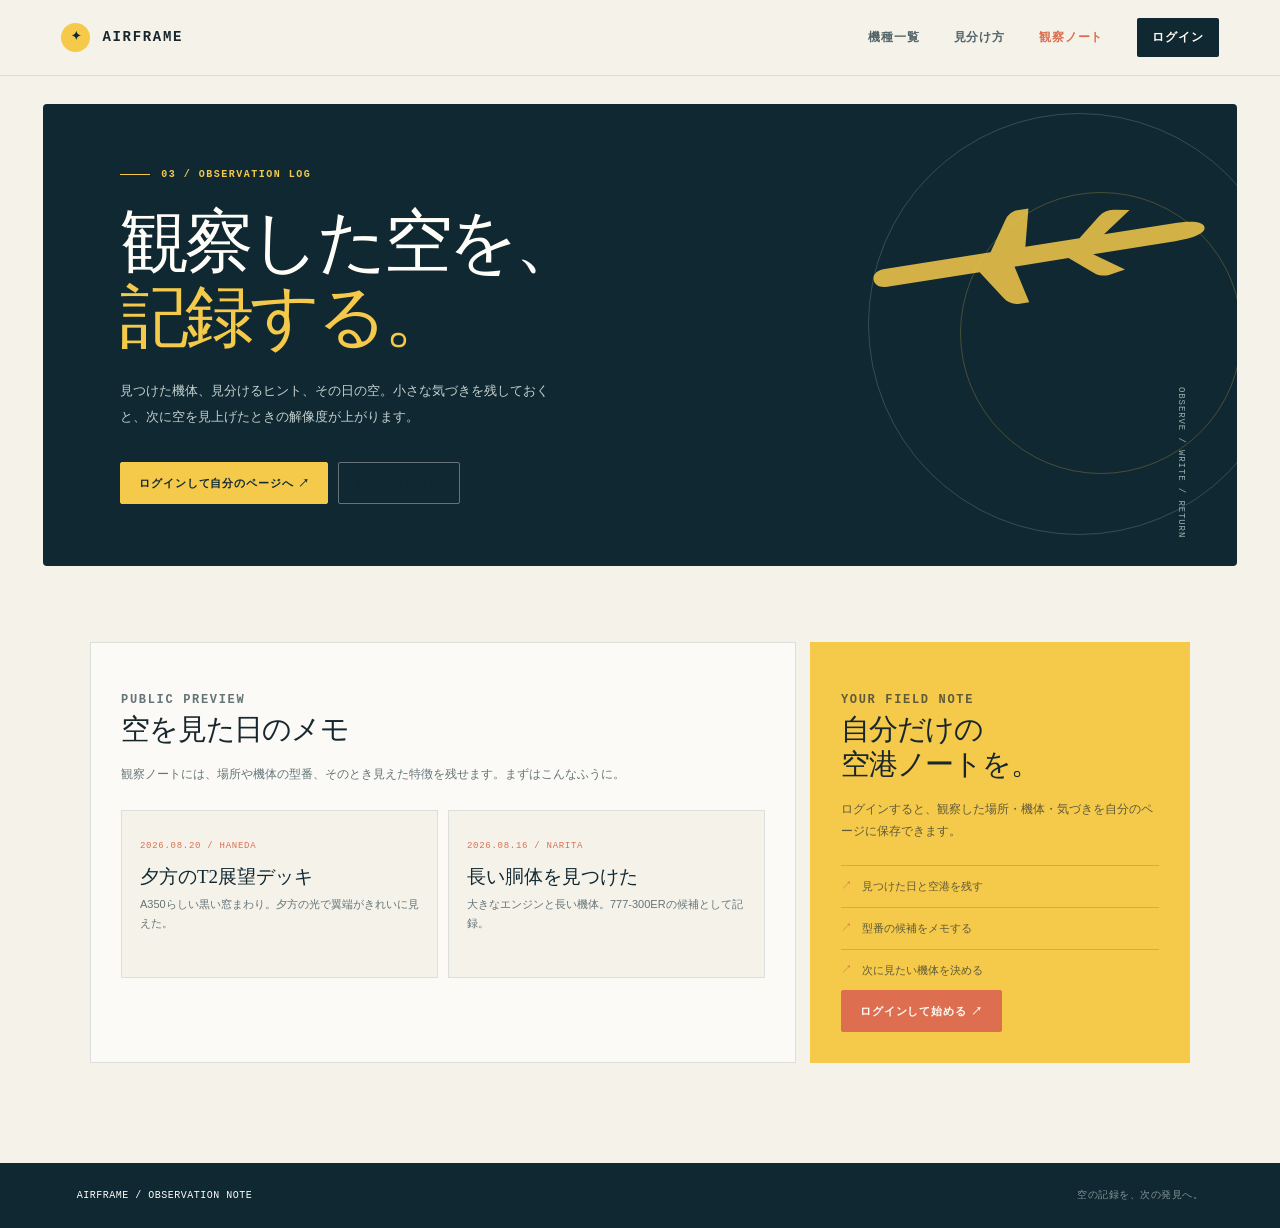
<file: notes.html>
<!doctype html>
<html lang="ja">
  <head>
    <meta charset="UTF-8" />
    <meta name="viewport" content="width=device-width, initial-scale=1.0" />
    <meta name="description" content="空港で見つけた機体や、空の観察を記録するためのAIRFRAME観察ノート。" />
    <title>観察ノート — AIRFRAME</title>
    <link rel="stylesheet" href="notes.css" />
  </head>
  <body>
    <header class="site-header">
      <a class="brand" href="index.html" aria-label="AIRFRAME トップへ"><span class="brand-mark">✦</span><span>AIRFRAME</span></a>
      <nav class="site-nav" aria-label="メインナビゲーション">
        <a href="index.html#guide">機種一覧</a>
        <a href="index.html#how-to">見分け方</a>
        <a class="active" href="notes.html">観察ノート</a>
        <a class="nav-cta" data-auth-link data-logged-label="マイページ" href="login.html">ログイン</a>
      </nav>
    </header>

    <main>
      <div class="page-shell">
        <section class="notes-hero" aria-labelledby="notes-title">
          <div class="notes-hero-copy">
            <p class="eyebrow">03 / Observation log</p>
            <h1 id="notes-title">観察した空を、<br /><em>記録する。</em></h1>
            <p class="notes-hero-lead">見つけた機体、見分けるヒント、その日の空。小さな気づきを残しておくと、次に空を見上げたときの解像度が上がります。</p>
            <div class="page-actions"><a class="button yellow" data-auth-link data-logged-label="自分のノートへ" href="login.html">ログインして自分のページへ ↗</a><a class="button secondary" href="index.html#guide">機種一覧を見る</a></div>
          </div>
          <div class="notes-hero-art" aria-hidden="true">
            <svg class="note-plane" viewBox="0 0 520 180"><path fill="#f5c94a" d="M24 90c0-8 7-13 18-13h155l28-42c5-8 13-12 22-12h14l-13 54h79l33-27c6-5 14-7 22-6l23 4-42 29h100c30 0 45 5 45 13s-15 13-45 13H343l42 29-23 4c-8 1-16-1-22-6l-33-27h-79l13 54h-14c-9 0-17-4-22-12l-28-42H42c-11 0-18-5-18-13z" /></svg>
            <span class="note-hero-label">OBSERVE / WRITE / RETURN</span>
          </div>
        </section>

        <div class="notes-main">
          <section class="content-panel" aria-labelledby="sample-title">
            <p class="section-kicker">Public preview</p>
            <h2 id="sample-title">空を見た日のメモ</h2>
            <p>観察ノートには、場所や機体の型番、そのとき見えた特徴を残せます。まずはこんなふうに。</p>
            <div class="sample-grid">
              <article class="sample-note"><time datetime="2026-08-20">2026.08.20 / HANEDA</time><h3>夕方のT2展望デッキ</h3><p>A350らしい黒い窓まわり。夕方の光で翼端がきれいに見えた。</p></article>
              <article class="sample-note"><time datetime="2026-08-16">2026.08.16 / NARITA</time><h3>長い胴体を見つけた</h3><p>大きなエンジンと長い機体。777-300ERの候補として記録。</p></article>
            </div>
          </section>
          <aside class="content-panel accent" aria-labelledby="tip-title">
            <p class="section-kicker">Your field note</p>
            <h2 id="tip-title">自分だけの<br />空港ノートを。</h2>
            <p>ログインすると、観察した場所・機体・気づきを自分のページに保存できます。</p>
            <ul class="tip-list"><li>見つけた日と空港を残す</li><li>型番の候補をメモする</li><li>次に見たい機体を決める</li></ul>
            <a class="button" data-auth-link data-logged-label="ノートを開く" href="login.html">ログインして始める ↗</a>
          </aside>
        </div>
      </div>
    </main>

    <footer class="notes-footer"><span>AIRFRAME / OBSERVATION NOTE</span><span>空の記録を、次の発見へ。</span></footer>
    <script>
      const savedUser = localStorage.getItem('airframeUser');
      let user = null;
      try { user = savedUser ? JSON.parse(savedUser) : null; } catch (error) { user = null; }
      document.querySelectorAll('[data-auth-link]').forEach((link) => {
        if (user) {
          link.href = 'mypage.html';
          if (link.dataset.loggedLabel) link.textContent = link.dataset.loggedLabel + ' ↗';
        }
      });
    </script>
  </body>
</html>
</file>
<file: notes.css>
:root {
  --ink: #18272e;
  --ink-soft: #657477;
  --cream: #f5f2ea;
  --paper: #fbfaf7;
  --line: #dce0da;
  --navy: #102831;
  --navy-2: #193943;
  --yellow: #f5c94a;
  --orange: #dd6f50;
  --mint: #cdded7;
  --white: #fffdf8;
  --serif: Georgia, "Times New Roman", "Hiragino Mincho ProN", serif;
  --sans: Arial, "Hiragino Kaku Gothic ProN", "Yu Gothic", Meiryo, sans-serif;
  --mono: "SFMono-Regular", Consolas, "Liberation Mono", monospace;
}

* { box-sizing: border-box; }
html { scroll-behavior: smooth; }
body { margin: 0; color: var(--ink); background: var(--cream); font-family: var(--sans); line-height: 1.7; -webkit-font-smoothing: antialiased; }
a { color: inherit; text-decoration: none; }
button, input, textarea, select { font: inherit; }
button { cursor: pointer; }

.site-header { position: sticky; z-index: 10; top: 0; display: flex; align-items: center; justify-content: space-between; min-height: 76px; padding: 0 clamp(22px, 4.8vw, 76px); background: rgba(245,242,234,.94); border-bottom: 1px solid rgba(24,39,46,.11); backdrop-filter: blur(12px); }
.brand { display: inline-flex; align-items: center; gap: 12px; font-family: var(--mono); font-size: 14px; font-weight: 700; letter-spacing: .12em; }
.brand-mark { width: 29px; height: 29px; display: grid; place-items: center; color: var(--navy); background: var(--yellow); border-radius: 50%; font-size: 12px; letter-spacing: 0; }
.site-nav { display: flex; align-items: center; gap: clamp(16px, 2.6vw, 38px); color: #536468; font-size: 12px; font-weight: 700; letter-spacing: .08em; }
.site-nav a { transition: color .2s ease; }
.site-nav a:hover, .site-nav a.active { color: var(--orange); }
.nav-cta { padding: 9px 15px; color: var(--white) !important; background: var(--navy); border-radius: 2px; }

.page-shell { max-width: 1270px; margin: 0 auto; padding: 28px clamp(16px, 3vw, 48px) 0; }
.notes-hero { position: relative; display: grid; grid-template-columns: 1.1fr .9fr; min-height: 430px; overflow: hidden; background: var(--navy); border-radius: 4px; }
.notes-hero-copy { position: relative; z-index: 2; align-self: center; padding: 62px clamp(28px, 6vw, 90px); }
.eyebrow { display: flex; align-items: center; gap: 11px; margin: 0 0 22px; color: var(--yellow); font-family: var(--mono); font-size: 10px; font-weight: 700; letter-spacing: .15em; text-transform: uppercase; }
.eyebrow::before { content: ""; width: 30px; height: 1px; background: currentColor; }
.notes-hero h1 { margin: 0; color: var(--white); font-family: var(--serif); font-size: clamp(42px, 5.4vw, 72px); font-weight: 400; letter-spacing: -.06em; line-height: 1.08; }
.notes-hero h1 em { color: var(--yellow); font-style: normal; }
.notes-hero-lead { max-width: 450px; margin: 24px 0 0; color: #c4d1cf; font-size: 13px; line-height: 2; }
.page-actions { display: flex; flex-wrap: wrap; gap: 10px; margin-top: 32px; }
.button { display: inline-flex; align-items: center; justify-content: center; gap: 10px; min-height: 42px; padding: 9px 18px; color: var(--white); background: var(--orange); border: 1px solid var(--orange); border-radius: 2px; font-size: 11px; font-weight: 700; letter-spacing: .08em; transition: transform .2s ease, background .2s ease; }
.button:hover { transform: translateY(-2px); background: #c95d41; }
.button.secondary { color: var(--navy); background: transparent; border-color: rgba(255,255,255,.35); }
.button.secondary:hover { color: var(--navy); background: var(--yellow); border-color: var(--yellow); }
.button.yellow { color: var(--navy); background: var(--yellow); border-color: var(--yellow); }
.button.yellow:hover { background: #f7d66f; }
.notes-hero-art { position: relative; overflow: hidden; }
.notes-hero-art::before, .notes-hero-art::after { content: ""; position: absolute; width: 420px; height: 420px; top: 2%; right: -10%; border: 1px solid rgba(205,222,215,.2); border-radius: 50%; }
.notes-hero-art::after { inset: 19% -1% auto auto; width: 280px; height: 280px; border-color: rgba(245,201,74,.24); }
.note-plane { position: absolute; z-index: 1; width: 360px; right: 4%; top: 19%; opacity: .85; transform: rotate(-9deg); }
.note-hero-label { position: absolute; right: 9%; bottom: 28px; color: #9bb0ae; font-family: var(--mono); font-size: 9px; letter-spacing: .1em; writing-mode: vertical-rl; }

.notes-main { display: grid; grid-template-columns: 1.3fr .7fr; gap: 14px; max-width: 1100px; margin: 0 auto; padding: 76px 0 100px; }
.content-panel { padding: 30px; background: var(--paper); border: 1px solid var(--line); }
.content-panel.accent { background: var(--yellow); border-color: var(--yellow); }
.section-kicker { margin: 0 0 10px; color: var(--orange); font-family: var(--mono); font-size: 10px; font-weight: 700; letter-spacing: .14em; text-transform: uppercase; }
.content-panel h2 { margin: 0; font-family: var(--serif); font-size: 29px; font-weight: 400; letter-spacing: -.04em; line-height: 1.2; }
.content-panel > p { margin: 16px 0 0; color: var(--ink-soft); font-size: 12px; line-height: 1.9; }
.accent p { color: #5f5b3a; }
.sample-grid { display: grid; grid-template-columns: repeat(2, minmax(0, 1fr)); gap: 10px; margin-top: 24px; }
.sample-note { min-height: 168px; padding: 18px; background: var(--cream); border: 1px solid var(--line); }
.sample-note time { color: var(--orange); font-family: var(--mono); font-size: 9px; letter-spacing: .08em; }
.sample-note h3 { margin: 9px 0 5px; color: var(--navy); font-family: var(--serif); font-size: 19px; font-weight: 400; line-height: 1.3; }
.sample-note p { margin: 0; color: var(--ink-soft); font-size: 11px; line-height: 1.8; }
.tip-list { margin: 22px 0 0; padding: 0; list-style: none; }
.tip-list li { display: flex; gap: 10px; padding: 11px 0; border-top: 1px solid rgba(24,39,46,.17); color: #5f5b3a; font-size: 11px; line-height: 1.7; }
.tip-list li::before { content: "↗"; color: var(--orange); font-family: var(--mono); }
.notes-footer { display: flex; justify-content: space-between; gap: 20px; padding: 24px clamp(22px, 6vw, 96px); color: #829497; background: var(--navy); font-family: var(--mono); font-size: 10px; letter-spacing: .05em; }
.notes-footer span:first-child { color: var(--white); }

.auth-page { min-height: 100vh; background: var(--navy); }
.auth-page .site-header { background: rgba(16,40,49,.96); border-color: rgba(255,255,255,.12); }
.auth-page .brand { color: var(--white); }
.auth-page .site-nav { color: #b5c8c3; }
.auth-wrap { display: grid; place-items: center; min-height: calc(100vh - 76px); padding: 48px 20px; }
.auth-card { width: min(100%, 450px); padding: 40px; background: var(--paper); border-top: 4px solid var(--yellow); box-shadow: 0 22px 50px rgba(0,0,0,.2); }
.auth-card h1 { margin: 0; font-family: var(--serif); font-size: 36px; font-weight: 400; letter-spacing: -.05em; line-height: 1.2; }
.auth-card > p { margin: 14px 0 0; color: var(--ink-soft); font-size: 12px; line-height: 1.8; }
.auth-form { margin-top: 27px; }
.form-field { display: block; margin-top: 16px; color: var(--ink); font-size: 11px; font-weight: 700; }
.form-field:first-child { margin-top: 0; }
.form-field input, .form-field textarea, .form-field select { width: 100%; margin-top: 7px; padding: 11px 12px; color: var(--ink); background: var(--cream); border: 1px solid var(--line); border-radius: 2px; outline: none; font-size: 12px; }
.form-field textarea { min-height: 110px; resize: vertical; line-height: 1.7; }
.form-field input:focus, .form-field textarea:focus, .form-field select:focus { border-color: var(--orange); box-shadow: 0 0 0 3px rgba(221,111,80,.13); }
.auth-form .button { width: 100%; margin-top: 23px; }
.auth-notice { margin-top: 22px !important; padding: 12px 14px; color: #6b6241 !important; background: #f5eabc; border-left: 2px solid var(--orange); font-size: 10px !important; }
.auth-error { display: none; margin: 14px 0 0; color: #b64332; font-size: 11px; }
.auth-error.is-visible { display: block; }
.back-link { display: inline-block; margin-top: 21px; color: var(--orange); font-family: var(--mono); font-size: 10px; letter-spacing: .05em; }

.account-shell { max-width: 1180px; margin: 0 auto; padding: 55px clamp(20px, 5vw, 70px) 95px; }
.account-bar { display: flex; align-items: center; justify-content: space-between; gap: 20px; margin-bottom: 44px; }
.account-kicker { margin: 0 0 8px; color: var(--orange); font-family: var(--mono); font-size: 10px; font-weight: 700; letter-spacing: .13em; }
.account-bar h1 { margin: 0; font-family: var(--serif); font-size: clamp(35px, 5vw, 54px); font-weight: 400; letter-spacing: -.05em; line-height: 1.1; }
.account-chip { display: flex; align-items: center; gap: 10px; padding: 8px 12px 8px 8px; background: var(--paper); border: 1px solid var(--line); font-size: 11px; }
.account-avatar { width: 28px; height: 28px; display: grid; place-items: center; color: var(--navy); background: var(--yellow); border-radius: 50%; font-family: var(--mono); font-size: 10px; font-weight: 700; }
.logout-button { margin-left: 9px; padding: 0; color: var(--orange); background: none; border: 0; font-size: 10px; }
.account-grid { display: grid; grid-template-columns: .78fr 1.22fr; gap: 14px; }
.account-panel { padding: 29px; background: var(--paper); border: 1px solid var(--line); }
.account-panel h2 { margin: 0; font-family: var(--serif); font-size: 26px; font-weight: 400; letter-spacing: -.04em; line-height: 1.2; }
.account-panel > p { margin: 12px 0 0; color: var(--ink-soft); font-size: 11px; line-height: 1.8; }
.note-form { margin-top: 22px; }
.note-form .button { width: 100%; margin-top: 20px; }
.stats { display: grid; grid-template-columns: repeat(3, 1fr); gap: 7px; margin-top: 25px; }
.stat { padding: 13px 10px; background: var(--cream); border: 1px solid var(--line); }
.stat strong { display: block; color: var(--navy); font-family: var(--mono); font-size: 21px; font-weight: 400; line-height: 1.2; }
.stat span { display: block; margin-top: 4px; color: var(--ink-soft); font-family: var(--mono); font-size: 8px; letter-spacing: .04em; }
.note-list { display: grid; gap: 9px; margin-top: 22px; }
.saved-note { padding: 17px 18px; background: var(--cream); border-left: 2px solid var(--yellow); }
.saved-note time { color: var(--orange); font-family: var(--mono); font-size: 9px; }
.saved-note h3 { margin: 6px 0 4px; color: var(--navy); font-family: var(--serif); font-size: 19px; font-weight: 400; line-height: 1.25; }
.saved-note p { margin: 0; color: var(--ink-soft); font-size: 11px; line-height: 1.75; }
.no-notes { padding: 27px 18px; color: var(--ink-soft); background: var(--cream); border: 1px dashed var(--line); font-size: 11px; text-align: center; }

@media (max-width: 760px) {
  .site-header { align-items: flex-start; flex-wrap: wrap; gap: 12px; padding: 15px 22px; }
  .site-nav { width: 100%; flex-wrap: wrap; gap: 7px 18px; }
  .nav-cta { padding: 7px 11px; }
  .page-shell { padding: 14px 14px 0; }
  .notes-hero { display: block; min-height: 660px; }
  .notes-hero-copy { padding: 52px 26px 20px; }
  .notes-hero h1 { font-size: clamp(43px, 12vw, 65px); }
  .notes-hero-art { position: absolute; right: 0; bottom: 0; left: 0; min-height: 300px; }
  .note-plane { width: 320px; right: -1%; top: 1%; }
  .note-hero-label { right: 20px; bottom: 24px; }
  .notes-main { display: block; padding: 58px 0 70px; }
  .content-panel + .content-panel { margin-top: 14px; }
  .sample-grid { grid-template-columns: 1fr; }
  .notes-footer { display: block; line-height: 2; }
  .notes-footer span { display: block; }
  .auth-card { padding: 30px 24px; }
  .account-shell { padding-top: 38px; }
  .account-bar { display: block; }
  .account-chip { width: fit-content; margin-top: 20px; }
  .account-grid { display: block; }
  .account-panel + .account-panel { margin-top: 14px; }
}
</file>
